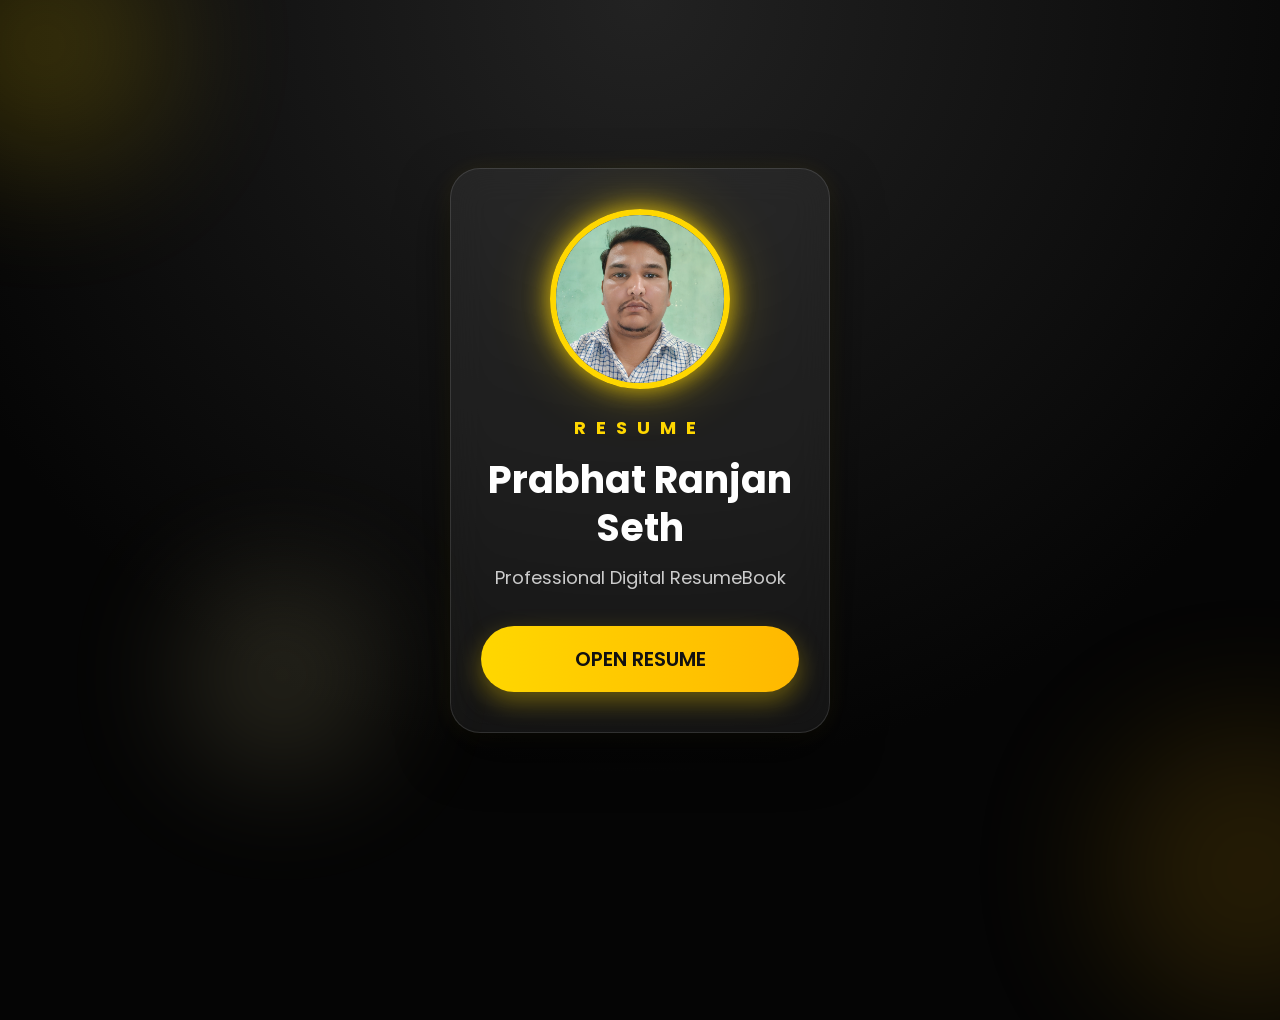
<file: index.html>
<!DOCTYPE html>
<html lang="en">

<head>

<meta charset="UTF-8">

<meta name="viewport" content="width=device-width, initial-scale=1.0">

<title>ResumeBook AI | Prabhat Ranjan Seth</title>

<link rel="preconnect" href="https://fonts.googleapis.com">

<link rel="preconnect" href="https://fonts.gstatic.com" crossorigin>

<link href="https://fonts.googleapis.com/css2?family=Poppins:wght@300;400;600;700&display=swap" rel="stylesheet">

<link rel="stylesheet" href="cover.css">

</head>

<body>

<div class="background"></div>

<div class="container">

<div class="glass">

<div class="photo">

<img src="profile.jpg" alt="Prabhat Ranjan Seth">

</div>

<h3 class="resume">

RESUME

</h3>

<h1>

Prabhat Ranjan Seth

</h1>

<p>

Professional Digital ResumeBook

</p>

<button onclick="openResume()">

OPEN RESUME

</button>

</div>

</div>

<div class="circle c1"></div>

<div class="circle c2"></div>

<div class="circle c3"></div>

<script>

function openResume(){

window.location.href="resume.html";

}

</script>

</body>

</html>
</file>
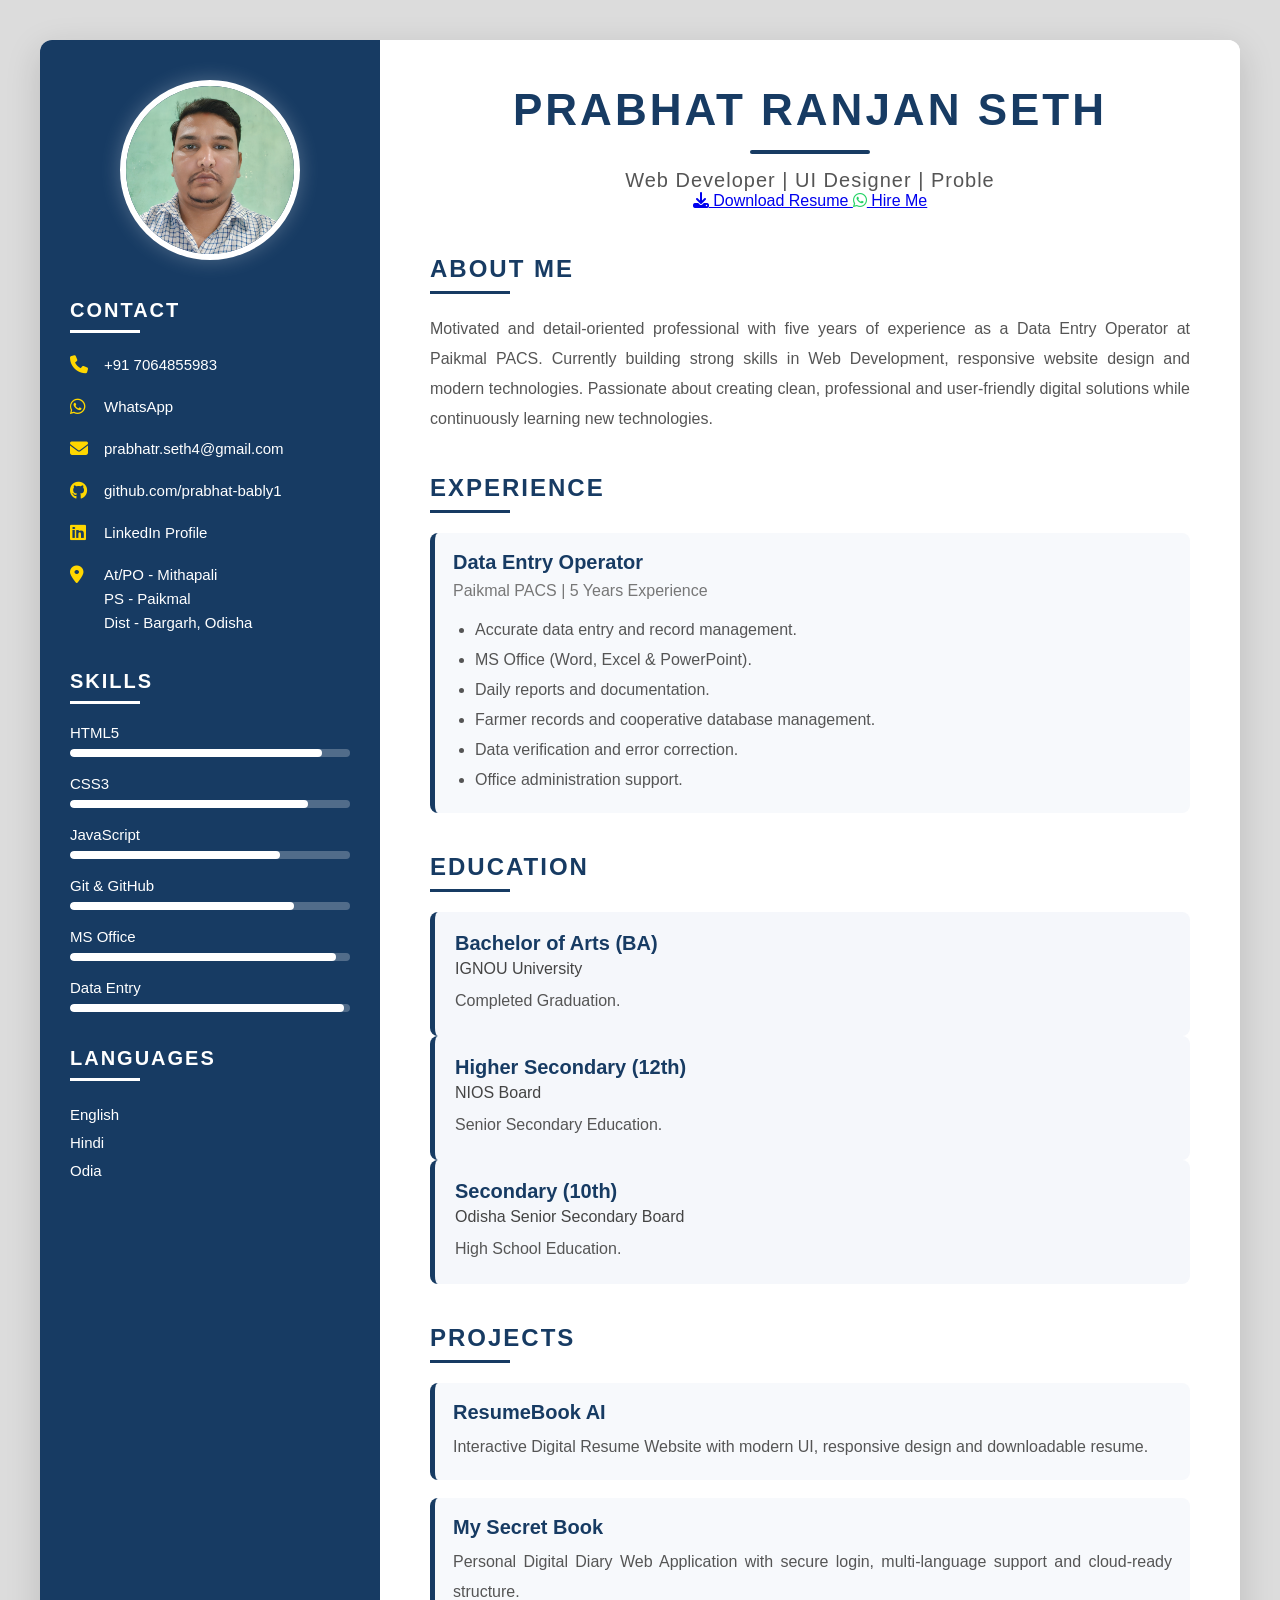
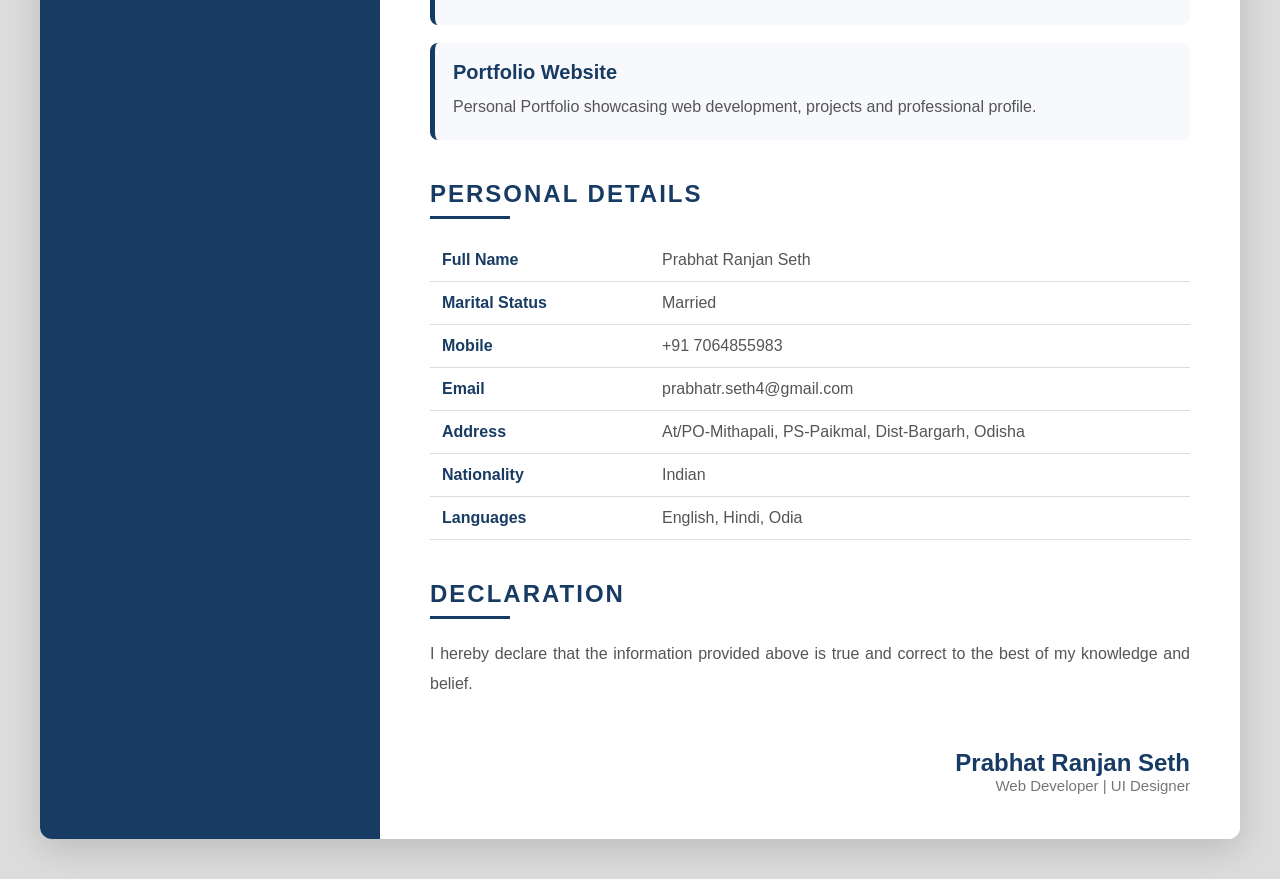
<file: resume.html>
<!DOCTYPE html>
<html lang="en">

<head>

<meta charset="UTF-8">

<meta name="viewport" content="width=device-width, initial-scale=1.0">

<title>Prabhat Ranjan Seth | ResumeBook AI</title>

<link rel="stylesheet" href="resume.css">

<link rel="stylesheet"
href="https://cdnjs.cloudflare.com/ajax/libs/font-awesome/6.7.2/css/all.min.css">

</head>

<body>

<div class="resume">

<!-- ================= LEFT PANEL ================= -->

<aside class="left-panel">

<div class="profile">

<img src="profile.jpg" alt="Prabhat Ranjan Seth">

</div>

<div class="left-section">

<h2>CONTACT</h2>

<div class="line"></div>

<div class="contact-item">
<i class="fa-solid fa-phone"></i>
<span>+91 7064855983</span>
</div>

<div class="contact-item">
<i class="fa-brands fa-whatsapp"></i>
<a href="https://wa.me/917064855983" target="_blank">WhatsApp</a>
</div>

<div class="contact-item">
<i class="fa-solid fa-envelope"></i>
<a href="mailto:prabhatr.seth4@gmail.com">
prabhatr.seth4@gmail.com
</a>
</div>

<div class="contact-item">
<i class="fa-brands fa-github"></i>
<a href="https://github.com/prabhat-bably1" target="_blank">
github.com/prabhat-bably1
</a>
</div>

<div class="contact-item">
<i class="fa-brands fa-linkedin"></i>
<a href="https://www.linkedin.com/in/prabhat-ranjan-seth-3610828a"
target="_blank">
LinkedIn Profile
</a>
</div>

<div class="contact-item">
<i class="fa-solid fa-location-dot"></i>
<span>
At/PO - Mithapali<br>
PS - Paikmal<br>
Dist - Bargarh, Odisha
</span>
</div>

</div>

<div class="left-section">

<h2>SKILLS</h2>

<div class="line"></div>

<div class="skill">
<span>HTML5</span>
<div class="bar"><div class="fill html"></div></div>
</div>

<div class="skill">
<span>CSS3</span>
<div class="bar"><div class="fill css"></div></div>
</div>

<div class="skill">
<span>JavaScript</span>
<div class="bar"><div class="fill js"></div></div>
</div>

<div class="skill">
<span>Git & GitHub</span>
<div class="bar"><div class="fill github"></div></div>
</div>

<div class="skill">
<span>MS Office</span>
<div class="bar"><div class="fill office"></div></div>
</div>

<div class="skill">
<span>Data Entry</span>
<div class="bar"><div class="fill data"></div></div>
</div>

</div>

<div class="left-section">

<h2>LANGUAGES</h2>

<div class="line"></div>

<p>English</p>
<p>Hindi</p>
<p>Odia</p>

</div>

</aside>

<!-- ================= RIGHT PANEL ================= -->

<main class="right-panel">

<header class="header">

<h1>PRABHAT RANJAN SETH</h1>

<div class="title-line"></div>

<h3>Web Developer | UI Designer | Problem Solver</h3>

<div class="top-buttons">

<a href="Prabhat_Ranjan_Seth_Resume.pdf"
class="download-btn"
download>

<i class="fa-solid fa-download"></i>

Download Resume

</a>

<a href="https://wa.me/917064855983"
target="_blank"
class="whatsapp-btn">

<i class="fa-brands fa-whatsapp"></i>

Hire Me

</a>

</div>

</header>

<section id="about">

<h2>ABOUT ME</h2>

<div class="heading-line"></div>

<p>

Motivated and detail-oriented professional with five years of
experience as a Data Entry Operator at Paikmal PACS.
Currently building strong skills in Web Development,
responsive website design and modern technologies.
Passionate about creating clean, professional and user-friendly
digital solutions while continuously learning new technologies.

</p>

</section>

<!-- ================= EXPERIENCE ================= -->

<section id="experience">

<h2>EXPERIENCE</h2>

<div class="heading-line"></div>

<div class="project">

<h3>Data Entry Operator</h3>

<h4>Paikmal PACS | 5 Years Experience</h4>

<ul>

<li>Accurate data entry and record management.</li>

<li>MS Office (Word, Excel & PowerPoint).</li>

<li>Daily reports and documentation.</li>

<li>Farmer records and cooperative database management.</li>

<li>Data verification and error correction.</li>

<li>Office administration support.</li>

</ul>

</div>

</section>

<!-- ================= EDUCATION ================= -->

<section id="education">

<h2>EDUCATION</h2>

<div class="heading-line"></div>

<div class="edu-box">

<h3>Bachelor of Arts (BA)</h3>

<h4>IGNOU University</h4>

<p>Completed Graduation.</p>

</div>

<div class="edu-box">

<h3>Higher Secondary (12th)</h3>

<h4>NIOS Board</h4>

<p>Senior Secondary Education.</p>

</div>

<div class="edu-box">

<h3>Secondary (10th)</h3>

<h4>Odisha Senior Secondary Board</h4>

<p>High School Education.</p>

</div>

</section>

<!-- ================= PROJECTS ================= -->

<section id="projects">

<h2>PROJECTS</h2>

<div class="heading-line"></div>

<div class="project">

<h3>ResumeBook AI</h3>

<p>

Interactive Digital Resume Website with modern UI,
responsive design and downloadable resume.

</p>

</div>

<div class="project">

<h3>My Secret Book</h3>

<p>

Personal Digital Diary Web Application with secure login,
multi-language support and cloud-ready structure.

</p>

</div>

<div class="project">

<h3>Portfolio Website</h3>

<p>

Personal Portfolio showcasing web development,
projects and professional profile.

</p>

</div>

</section>

<!-- ================= PERSONAL DETAILS ================= -->

<section id="personal">

<h2>PERSONAL DETAILS</h2>

<div class="heading-line"></div>

<table class="personal-table">

<tr>

<td>Full Name</td>

<td>Prabhat Ranjan Seth</td>

</tr>

<tr>

<td>Marital Status</td>

<td>Married</td>

</tr>

<tr>

<td>Mobile</td>

<td>+91 7064855983</td>

</tr>

<tr>

<td>Email</td>

<td>prabhatr.seth4@gmail.com</td>

</tr>

<tr>

<td>Address</td>

<td>At/PO-Mithapali, PS-Paikmal, Dist-Bargarh, Odisha</td>

</tr>

<tr>

<td>Nationality</td>

<td>Indian</td>

</tr>

<tr>

<td>Languages</td>

<td>English, Hindi, Odia</td>

</tr>

</table>

</section>

<!-- ================= DECLARATION ================= -->

<section id="declaration">

<h2>DECLARATION</h2>

<div class="heading-line"></div>

<p>

I hereby declare that the information provided above is true
and correct to the best of my knowledge and belief.

</p>

</section>

<div class="signature">

<h3>Prabhat Ranjan Seth</h3>

<p>Web Developer | UI Designer</p>

</div>

</main>

</div>

<script src="script.js"></script>

</body>

</html>
</file>
<file: cover.css>
/* ===========================
   ResumeBook AI - Cover Page
   Premium Black & Gold Theme
=========================== */

*{
margin:0;
padding:0;
box-sizing:border-box;
font-family:'Poppins',sans-serif;
}

body{
width:100%;
height:100vh;
overflow:hidden;
display:flex;
justify-content:center;
align-items:center;
background:#050505;
position:relative;
}

/* Animated Background */

.background{
position:absolute;
width:100%;
height:100%;
background:
radial-gradient(circle at top,#222 0%,#050505 70%);
z-index:-3;
}

/* Floating Gold Circles */

.circle{
position:absolute;
border-radius:50%;
filter:blur(70px);
opacity:.18;
animation:float 10s ease-in-out infinite;
}

.c1{
width:250px;
height:250px;
background:#FFD700;
top:-80px;
left:-80px;
}

.c2{
width:300px;
height:300px;
background:#b8860b;
right:-120px;
bottom:-120px;
animation-delay:2s;
}

.c3{
width:180px;
height:180px;
background:#fff4b0;
bottom:15%;
left:15%;
animation-delay:4s;
}

@keyframes float{

0%,100%{

transform:translateY(0px);

}

50%{

transform:translateY(-35px);

}

}

/* Main Container */

.container{

width:100%;

display:flex;

justify-content:center;

align-items:center;

padding:25px;

}

/* Glass Card */

.glass{

width:380px;

max-width:100%;

padding:40px 30px;

text-align:center;

border-radius:30px;

background:rgba(255,255,255,.06);

backdrop-filter:blur(18px);

border:1px solid rgba(255,255,255,.12);

box-shadow:
0 20px 50px rgba(0,0,0,.6),
0 0 25px rgba(255,215,0,.08);

animation:fadeUp 1.2s ease;

}

/* Profile */

.photo{

display:flex;

justify-content:center;

margin-bottom:25px;

}

.photo img{

width:180px;

height:180px;

border-radius:50%;

object-fit:cover;

border:6px solid #FFD700;

box-shadow:
0 0 25px rgba(255,215,0,.8),
0 0 60px rgba(255,215,0,.3);

transition:.4s;

}

.photo img:hover{

transform:scale(1.05);

}

/* Resume */

.resume{

font-size:18px;

letter-spacing:10px;

color:#FFD700;

margin-bottom:15px;

}

/* Name */

h1{

font-size:38px;

font-weight:700;

color:white;

line-height:48px;

margin-bottom:12px;

}

/* Subtitle */

p{

font-size:18px;

color:#cccccc;

margin-bottom:35px;

}

/* Button */

button{

width:100%;

padding:18px;

font-size:20px;

font-weight:600;

border:none;

border-radius:50px;

background:linear-gradient(90deg,#FFD700,#FFB800);

color:#111;

cursor:pointer;

transition:.35s;

box-shadow:0 10px 25px rgba(255,215,0,.35);

}

button:hover{

transform:translateY(-4px);

box-shadow:0 15px 35px rgba(255,215,0,.6);

}

/* Animation */

@keyframes fadeUp{

from{

opacity:0;

transform:translateY(40px);

}

to{

opacity:1;

transform:translateY(0);

}

}

/* Mobile */

@media(max-width:480px){

.glass{

padding:30px 20px;

}

.photo img{

width:160px;

height:160px;

}

h1{

font-size:30px;

line-height:40px;

}

.resume{

font-size:16px;

letter-spacing:7px;

}

p{

font-size:16px;

}

button{

font-size:18px;

padding:16px;

}

}
</file>
<file: resume.css>
/*==========================
ResumeBook AI
Premium Resume CSS
===========================*/

*{
margin:0;
padding:0;
box-sizing:border-box;
font-family:'Poppins',sans-serif;
}

body{

background:#dcdcdc;

padding:40px;

}

.resume{

max-width:1200px;

margin:auto;

display:grid;

grid-template-columns:340px 1fr;

background:#ffffff;

box-shadow:0 10px 35px rgba(0,0,0,.15);

overflow:hidden;

border-radius:12px;

}

/*====================
LEFT PANEL
====================*/

.left-panel{

background:#173B63;

color:#fff;

padding:40px 30px;

}

.profile{

text-align:center;

margin-bottom:35px;

}

.profile img{

width:180px;

height:180px;

border-radius:50%;

border:6px solid #ffffff;

object-fit:cover;

box-shadow:0 0 20px rgba(255,255,255,.25);

}

.left-section{

margin-top:35px;

}

.left-section h2{

font-size:20px;

letter-spacing:2px;

margin-bottom:8px;

}

.line{

height:3px;

width:70px;

background:#ffffff;

margin-bottom:20px;

}

.left-section p{

font-size:15px;

line-height:28px;

}

.skill{

margin-bottom:18px;

}

.skill span{

display:block;

margin-bottom:8px;

font-size:15px;

}

.bar{

height:8px;

background:rgba(255,255,255,.25);

border-radius:50px;

overflow:hidden;

}

.fill{

height:100%;

background:#ffffff;

border-radius:50px;

}

.html{

width:90%;

}

.css{

width:85%;

}

.js{

width:75%;

}

.github{

width:80%;

}

.office{

width:95%;

}

.data{

width:98%;

}
/*==========================
RIGHT PANEL
==========================*/

.right-panel{

padding:45px 50px;

background:#ffffff;

}

.header{

text-align:center;

margin-bottom:45px;

}

.header h1{

font-size:44px;

font-weight:700;

letter-spacing:3px;

color:#173B63;

}

.title-line{

width:120px;

height:4px;

background:#173B63;

margin:15px auto;

border-radius:50px;

}

.header h3{

font-size:20px;

font-weight:500;

color:#555;

letter-spacing:1px;

}

/*==========================
SECTION
==========================*/

section{

margin-bottom:40px;

}

section h2{

font-size:24px;

color:#173B63;

letter-spacing:2px;

margin-bottom:8px;

}

.heading-line{

width:80px;

height:3px;

background:#173B63;

margin-bottom:20px;

}

section p{

font-size:16px;

line-height:30px;

color:#555;

text-align:justify;

}

/*==========================
EXPERIENCE
==========================*/

section h3{

font-size:20px;

color:#173B63;

margin-bottom:5px;

}

section h4{

font-size:16px;

font-weight:500;

color:#777;

margin-bottom:15px;

}

section ul{

padding-left:22px;

}

section ul li{

line-height:30px;

color:#555;

font-size:16px;

}

/*==========================
EDUCATION
==========================*/

.education{

display:flex;

flex-direction:column;

gap:20px;

}

.edu-box{

padding:20px;

border-left:5px solid #173B63;

background:#f5f7fb;

border-radius:8px;

transition:.3s;

}

.edu-box:hover{

transform:translateX(8px);

box-shadow:0 5px 20px rgba(0,0,0,.08);

}

.edu-box h3{

margin-bottom:5px;

color:#173B63;

}

.edu-box h4{

margin-bottom:8px;

color:#444;

}

/*==========================
PROJECTS
==========================*/

.project{

padding:18px;

margin-bottom:18px;

border-left:5px solid #173B63;

background:#f7f9fc;

border-radius:8px;

transition:.3s;

}

.project:hover{

transform:translateX(8px);

box-shadow:0 6px 18px rgba(0,0,0,.08);

}

.project h3{

margin-bottom:8px;

color:#173B63;

}

/*==========================
TABLE
==========================*/

.personal-table{

width:100%;

border-collapse:collapse;

margin-top:10px;

}

.personal-table td{

padding:12px;

border-bottom:1px solid #ddd;

font-size:16px;

color:#555;

}

.personal-table td:first-child{

width:220px;

font-weight:600;

color:#173B63;

}

/*==========================
SIGNATURE
==========================*/

.signature{

margin-top:50px;

text-align:right;

}

.signature h3{

font-size:24px;

color:#173B63;

}

.signature p{

font-size:15px;

color:#777;

}

/*==========================
RESPONSIVE
==========================*/

@media(max-width:900px){

body{

padding:15px;

}

.resume{

grid-template-columns:1fr;

}

.left-panel{

text-align:center;

}

.line{

margin:10px auto 20px;

}

.profile img{

width:150px;

height:150px;

}

.right-panel{

padding:30px;

}

.header h1{

font-size:30px;

}

.header h3{

font-size:16px;

}

.personal-table td{

display:block;

width:100%;

}

.signature{

text-align:center;

margin-top:35px;

}

}
.contact-item{

display:flex;

align-items:flex-start;

gap:12px;

margin:18px 0;

}

.contact-item i{

width:22px;

font-size:18px;

color:#FFD700;

margin-top:3px;

}

.contact-item span{

font-size:15px;

line-height:24px;

color:#ffffff;

}

.contact-item a{

font-size:15px;

line-height:24px;

color:#ffffff;

text-decoration:none;

word-break:break-word;

transition:.3s;

}

.contact-item a:hover{

color:#FFD700;

padding-left:6px;

}

.fa-whatsapp{

color:#25D366;

}

.fa-linkedin{

color:#0A66C2;

}

.fa-github{

color:#ffffff;

}

.fa-envelope{

color:#FFB300;

}

.fa-phone{

color:#4CAF50;

}

.fa-location-dot{

color:#FF5252;

}
</file>
